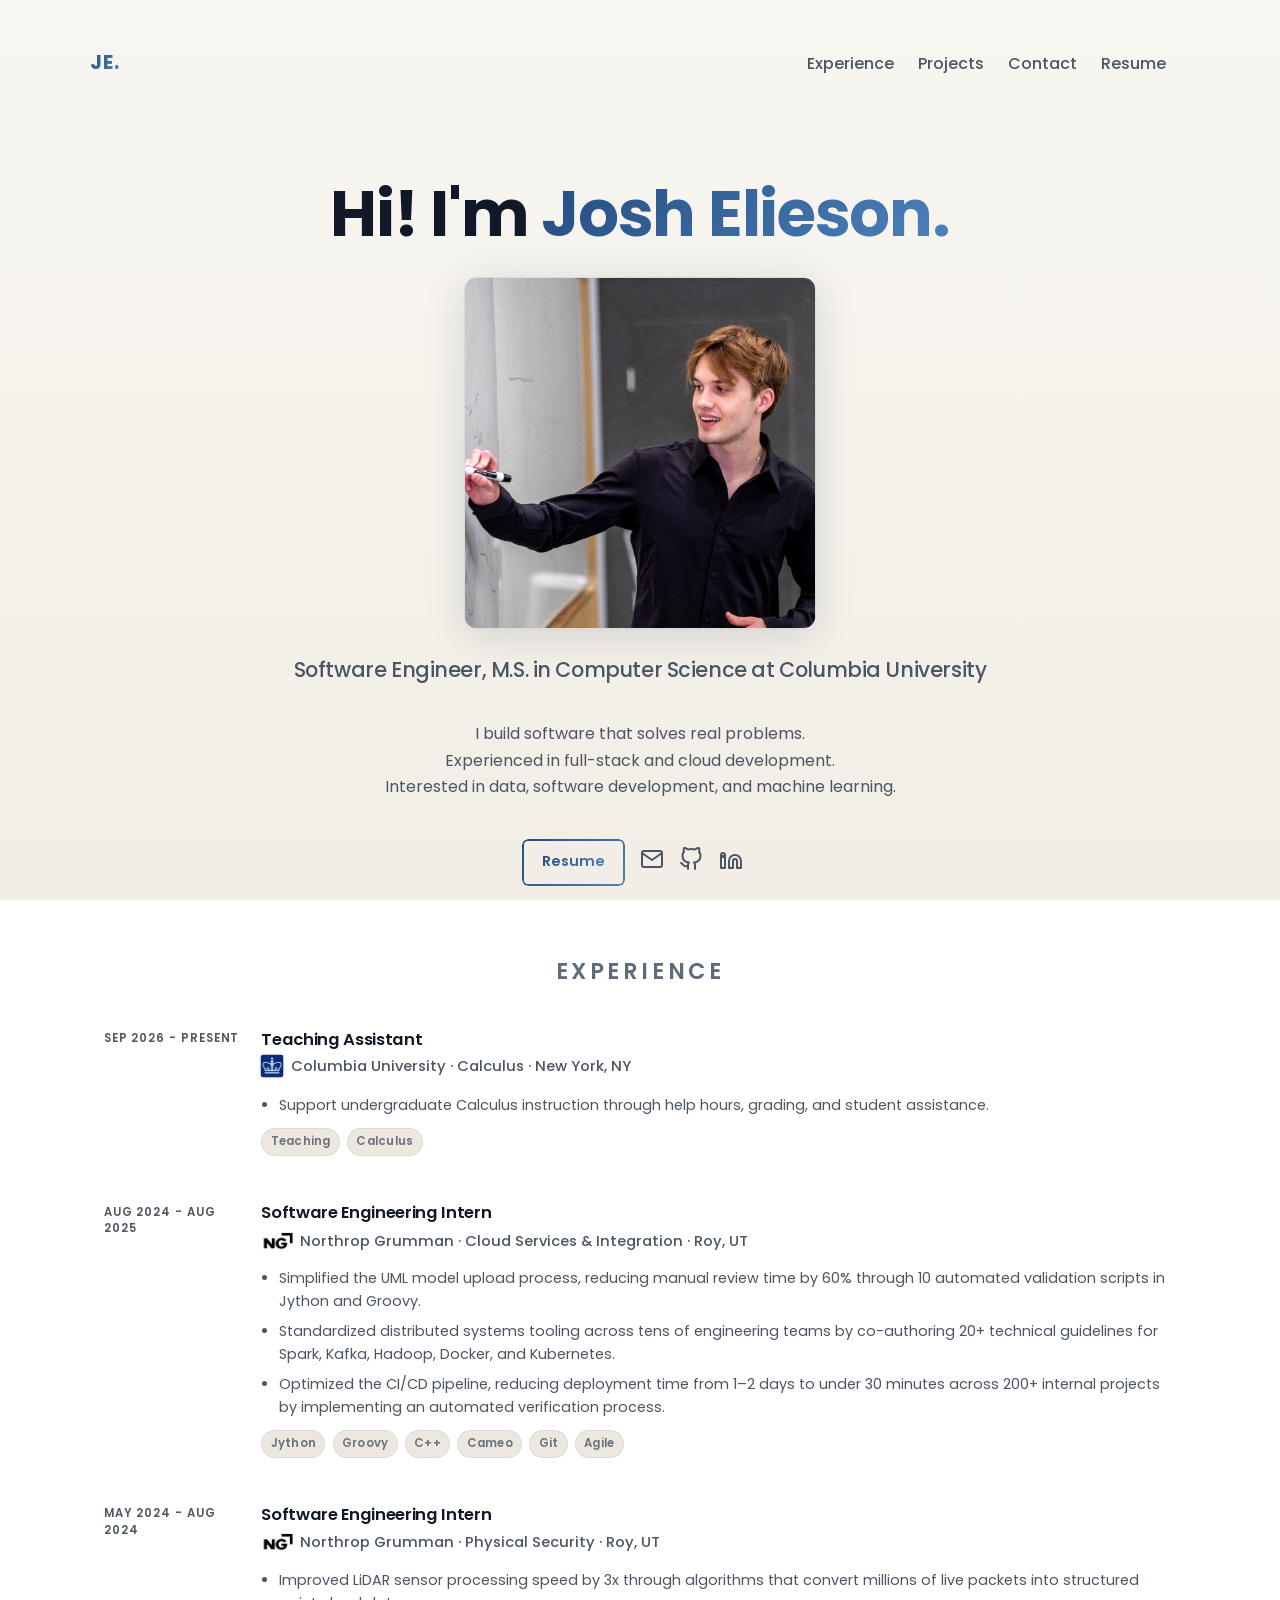
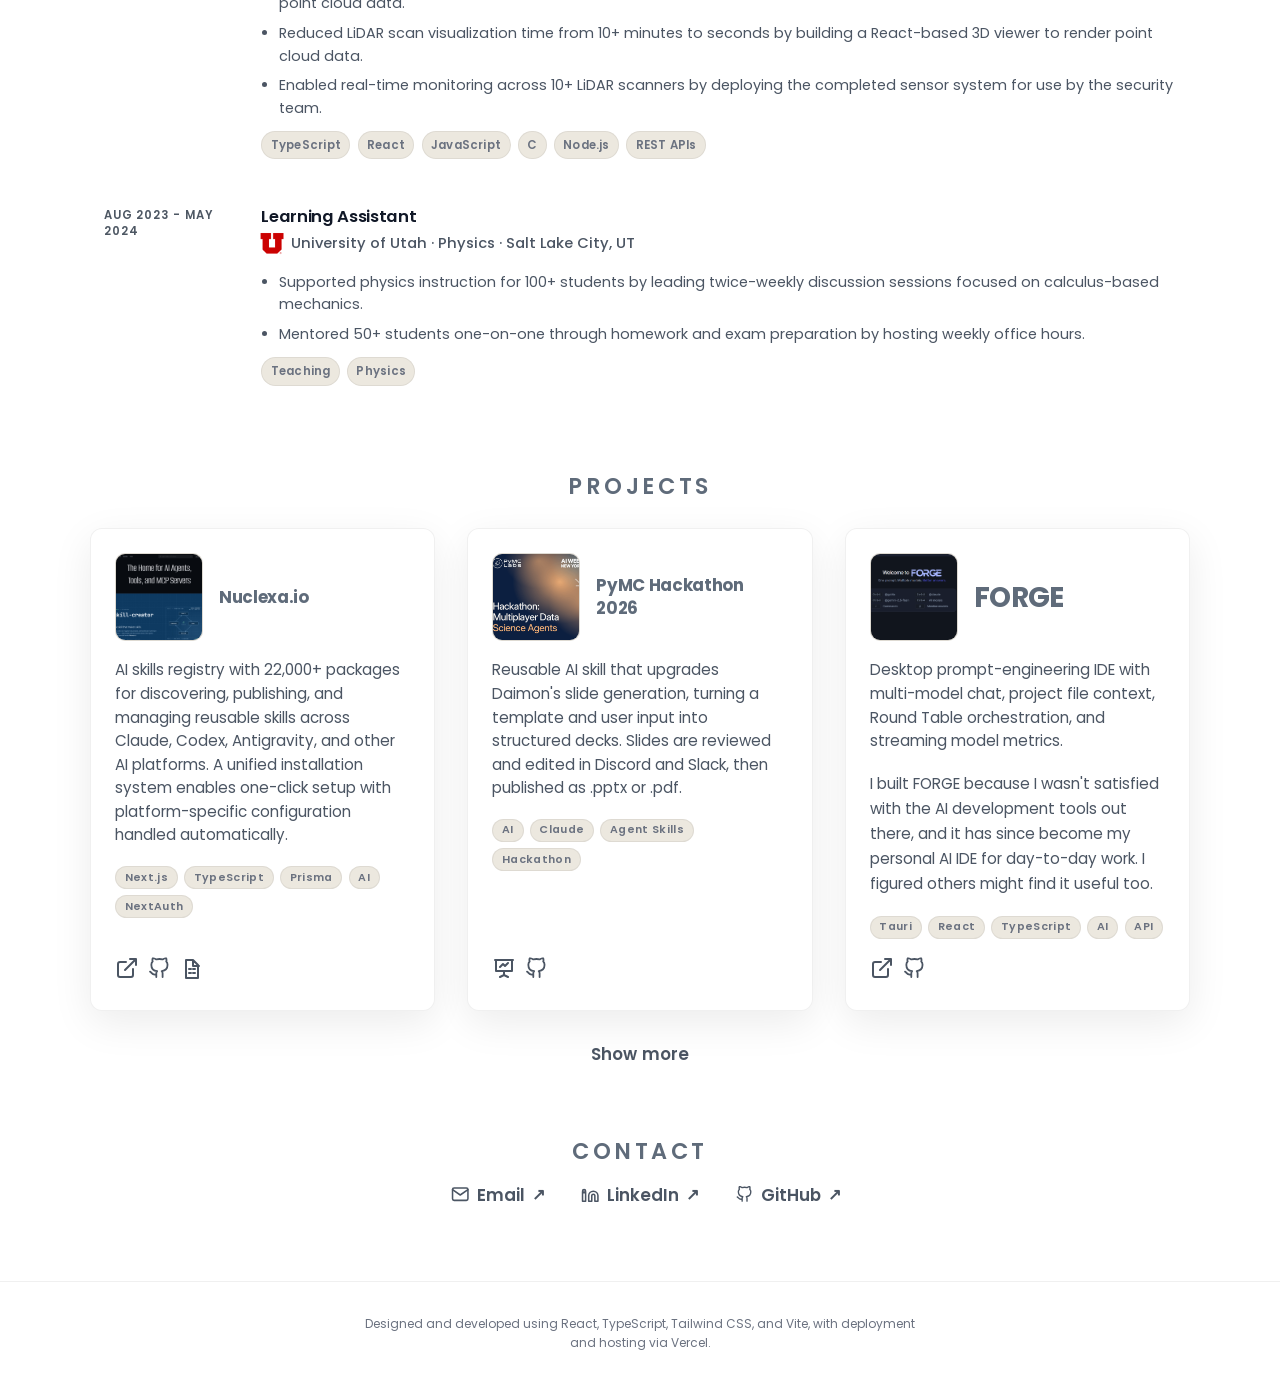
<file: index.html>
<!doctype html>
<html lang="en">
  <head>
    <meta charset="UTF-8" />
    <meta name="viewport" content="width=device-width, initial-scale=1" />
    <meta
      name="description"
      content="Josh Elieson — Software Engineer portfolio. Experience, projects, and contact."
    />
    <link rel="icon" type="image/png" href="favicon.png" />
    <link rel="apple-touch-icon" href="favicon.png" />
    <link rel="preconnect" href="https://fonts.googleapis.com" />
    <link rel="preconnect" href="https://fonts.gstatic.com" crossorigin />
    <link
      href="https://fonts.googleapis.com/css2?family=Poppins:wght@400;500;700&display=swap"
      rel="stylesheet"
    />
    <link rel="stylesheet" href="styles.css" />
    <script src="script.js" defer></script>
    <title>Josh Elieson's Portfolio</title>
  </head>
  <body id="top" class="light">
    <header class="header center">
      <a href="#top" class="header-logo" aria-label="Home">
        <h3>JE.</h3>
      </a>

      <nav class="nav center" aria-label="Main">
        <ul class="nav__list center">
          <li class="nav__list-item">
            <a class="link link--nav" href="#experience">Experience</a>
          </li>
          <li class="nav__list-item">
            <a class="link link--nav" href="#projects">Projects</a>
          </li>
          <li class="nav__list-item">
            <a class="link link--nav" href="#contact">Contact</a>
          </li>
          <li class="nav__list-item">
            <a class="link link--nav" href="JoshElieson_Resume.pdf" target="_blank" rel="noopener noreferrer">Resume</a>
          </li>
        </ul>

        <button
          type="button"
          aria-label="toggle navigation"
          class="btn btn--icon nav__hamburger"
        >
          <svg viewBox="0 0 24 24" width="24" height="24" aria-hidden="true">
            <path
              d="M3 12h18M3 6h18M3 18h18"
              stroke="currentColor"
              stroke-width="2"
              stroke-linecap="round"
            />
          </svg>
        </button>
      </nav>
    </header>

    <main>
      <div class="about center">
        <h1>
          Hi! I'm
          <button type="button" class="about__name" aria-label="Josh Elieson">Josh Elieson.</button>
        </h1>
        <img
          class="about__portrait"
          src="Josh_Elieson_Portrait.png"
          alt="Josh presenting at a whiteboard"
          width="352"
          height="352"
          loading="eager"
          decoding="async"
        />

        <h4 class="about__role">
          Software Engineer, M.S. in Computer Science at Columbia University
        </h4>
        <p class="about__desc">
          I build software that solves real problems.<br />
          Experienced in full-stack and cloud development.<br />
          Interested in data, software development, and machine learning.
        </p>

        <div class="about__contact center">
          <a href="JoshElieson_Resume.pdf" target="_blank" rel="noopener noreferrer">
            <span class="btn btn--outline btn--resume">
              <span class="btn--resume__fill" aria-hidden="true"></span>
              <span class="btn--resume__label" data-text="Resume">Resume</span>
            </span>
          </a>

          <a href="mailto:josh@elieson.com" aria-label="Email" class="link link--icon">
            <svg viewBox="0 0 24 24" width="24" height="24" aria-hidden="true">
              <path
                d="M4 4h16a2 2 0 0 1 2 2v12a2 2 0 0 1-2 2H4a2 2 0 0 1-2-2V6a2 2 0 0 1 2-2z"
                fill="none"
                stroke="currentColor"
                stroke-width="2"
                stroke-linecap="round"
                stroke-linejoin="round"
              />
              <path
                d="m22 6-10 7L2 6"
                fill="none"
                stroke="currentColor"
                stroke-width="2"
                stroke-linecap="round"
                stroke-linejoin="round"
              />
            </svg>
          </a>

          <a
            href="https://github.com/JoshElieson"
            aria-label="GitHub"
            class="link link--icon"
            target="_blank"
            rel="noopener noreferrer"
          >
            <svg viewBox="0 0 24 24" width="24" height="24" aria-hidden="true">
              <path
                d="M9 19c-5 1.5-5-2.5-7-3m14 6v-3.87a3.37 3.37 0 0 0-.94-2.61c3.14-.35 6.44-1.54 6.44-7A5.44 5.44 0 0 0 20 4.77 5.07 5.07 0 0 0 19.91 1S18.73.65 16 2.48a13.38 13.38 0 0 0-7 0C6.27.65 5.09 1 5.09 1A5.07 5.07 0 0 0 5 4.77a5.44 5.44 0 0 0-1.5 3.78c0 5.42 3.3 6.61 6.44 7A3.37 3.37 0 0 0 9 18.13V22"
                fill="none"
                stroke="currentColor"
                stroke-width="2"
                stroke-linecap="round"
                stroke-linejoin="round"
              />
            </svg>
          </a>

          <a
            href="https://www.linkedin.com/in/josh-elieson/"
            aria-label="LinkedIn"
            class="link link--icon"
            target="_blank"
            rel="noopener noreferrer"
          >
            <svg viewBox="0 0 24 24" width="24" height="24" aria-hidden="true">
              <path
                d="M16 8a6 6 0 0 1 6 6v7h-4v-7a2 2 0 0 0-2-2 2 2 0 0 0-2 2v7h-4v-7a6 6 0 0 1 6-6z M2 9h4v12H2z M4 6a2 2 0 1 1-2 2 2 2 0 0 1 2-2z"
                fill="none"
                stroke="currentColor"
                stroke-width="2"
                stroke-linecap="round"
                stroke-linejoin="round"
              />
            </svg>
          </a>
        </div>
      </div>

      <section id="experience" class="section experience">
        <h2 class="section__title">Experience</h2>
        <ol class="experience-list" aria-label="Work experience">
          <li class="experience-item">
            <a class="experience-item__link" href="https://www.columbia.edu/" target="_blank" rel="noopener noreferrer">
              <p class="experience-item__range">Sep 2026 - Present</p>
              <div class="experience-item__content">
                <h3 class="experience-item__title">Teaching Assistant</h3>
                <div class="experience-item__meta">
                  <p class="experience-item__company">
                    <img class="experience-item__logo experience-item__logo--columbia" src="images/columbia_university_logo.jpg" alt="" width="22" height="22" loading="lazy" decoding="async" />
                    <span>Columbia University · Calculus · New York, NY</span>
                  </p>
                </div>
                <ul class="experience-item__bullets">
                  <li>Support undergraduate Calculus instruction through help hours, grading, and student assistance.</li>
                </ul>
                <ul class="experience-item__tags" aria-label="Focus areas">
                  <li>Teaching</li>
                  <li>Calculus</li>
                </ul>
              </div>
            </a>
          </li>

          <li class="experience-item">
            <a
              class="experience-item__link"
              href="https://www.northropgrumman.com/"
              target="_blank"
              rel="noopener noreferrer"
            >
              <p class="experience-item__range">Aug 2024 - Aug 2025</p>
              <div class="experience-item__content">
                <h3 class="experience-item__title">Software Engineering Intern</h3>
                <div class="experience-item__meta">
                  <p class="experience-item__company">
                    <img class="experience-item__logo experience-item__logo--transparent experience-item__logo--northrop" src="images/northrop_grumman_corporation_logo_transparent.png" alt="" width="22" height="22" loading="lazy" decoding="async" />
                    <span>Northrop Grumman · Cloud Services &amp; Integration · Roy, UT</span>
                  </p>
                </div>
                <ul class="experience-item__bullets">
                  <li>Simplified the UML model upload process, reducing manual review time by 60% through 10 automated validation scripts in Jython and Groovy.</li>
                  <li>Standardized distributed systems tooling across tens of engineering teams by co-authoring 20+ technical guidelines for Spark, Kafka, Hadoop, Docker, and Kubernetes.</li>
                  <li>Optimized the CI/CD pipeline, reducing deployment time from 1–2 days to under 30 minutes across 200+ internal projects by implementing an automated verification process.</li>
                </ul>
                <ul class="experience-item__tags" aria-label="Technologies used">
                  <li>Jython</li>
                  <li>Groovy</li>
                  <li>C++</li>
                  <li>Cameo</li>
                  <li>Git</li>
                  <li>Agile</li>
                </ul>
              </div>
            </a>
          </li>

          <li class="experience-item">
            <a
              class="experience-item__link"
              href="https://www.northropgrumman.com/"
              target="_blank"
              rel="noopener noreferrer"
            >
              <p class="experience-item__range">May 2024 - Aug 2024</p>
              <div class="experience-item__content">
                <h3 class="experience-item__title">Software Engineering Intern</h3>
                <div class="experience-item__meta">
                  <p class="experience-item__company">
                    <img class="experience-item__logo experience-item__logo--transparent experience-item__logo--northrop" src="images/northrop_grumman_corporation_logo_transparent.png" alt="" width="22" height="22" loading="lazy" decoding="async" />
                    <span>Northrop Grumman · Physical Security · Roy, UT</span>
                  </p>
                </div>
                <ul class="experience-item__bullets">
                  <li>Improved LiDAR sensor processing speed by 3x through algorithms that convert millions of live packets into structured point cloud data.</li>
                  <li>Reduced LiDAR scan visualization time from 10+ minutes to seconds by building a React-based 3D viewer to render point cloud data.</li>
                  <li>Enabled real-time monitoring across 10+ LiDAR scanners by deploying the completed sensor system for use by the security team.</li>
                </ul>
                <ul class="experience-item__tags" aria-label="Technologies used">
                  <li>TypeScript</li>
                  <li>React</li>
                  <li>JavaScript</li>
                  <li>C</li>
                  <li>Node.js</li>
                  <li>REST APIs</li>
                </ul>
              </div>
            </a>
          </li>

          <li class="experience-item">
            <a
              class="experience-item__link"
              href="https://www.utah.edu/"
              target="_blank"
              rel="noopener noreferrer"
            >
              <p class="experience-item__range">Aug 2023 - May 2024</p>
              <div class="experience-item__content">
                <h3 class="experience-item__title">Learning Assistant</h3>
                <div class="experience-item__meta">
                  <p class="experience-item__company">
                    <img class="experience-item__logo experience-item__logo--transparent experience-item__logo--utah" src="images/university_of_utah_logo_transparent.png" alt="" width="22" height="22" loading="lazy" decoding="async" />
                    <span>University of Utah · Physics · Salt Lake City, UT</span>
                  </p>
                </div>
                <ul class="experience-item__bullets">
                  <li>Supported physics instruction for 100+ students by leading twice-weekly discussion sessions focused on calculus-based mechanics.</li>
                  <li>Mentored 50+ students one-on-one through homework and exam preparation by hosting weekly office hours.</li>
                </ul>
                <ul class="experience-item__tags" aria-label="Focus areas">
                  <li>Teaching</li>
                  <li>Physics</li>
                </ul>
              </div>
            </a>
          </li>
        </ol>
      </section>

      <section id="projects" class="section projects">
        <h2 class="section__title">Projects</h2>
        <div class="projects__grid" id="projects-grid">
          <article class="project">
            <div class="project__header">
              <img
                class="project__image"
                src="images/projects/nuclexa-homepage.png"
                alt=""
                width="88"
                height="88"
                loading="lazy"
                decoding="async"
              />
              <h3>Nuclexa.io</h3>
            </div>
            <div class="project__body">
            <p class="project__description">
              AI skills registry with 22,000+ packages for discovering, publishing, and managing reusable skills across Claude, Codex, Antigravity, and other AI platforms. A unified installation system enables one-click setup with platform-specific configuration handled automatically.
            </p>
            <ul class="project__stack">
              <li class="project__stack-item">Next.js</li>
              <li class="project__stack-item">TypeScript</li>
              <li class="project__stack-item">Prisma</li>
              <li class="project__stack-item">AI</li>
              <li class="project__stack-item">NextAuth</li>
            </ul>
            <div class="project__links">
            <a
            href="https://nuclexa.io/"
            aria-label="Nuclexa.io live demo"
            class="link link--icon"
            target="_blank"
            rel="noopener noreferrer"
            >
            <svg viewBox="0 0 24 24" width="24" height="24" aria-hidden="true">
            <path
            d="M18 13v6a2 2 0 0 1-2 2H5a2 2 0 0 1-2-2V8a2 2 0 0 1 2-2h6 M15 3h6v6 M10 14L21 3"
            fill="none"
            stroke="currentColor"
            stroke-width="2"
            stroke-linecap="round"
            stroke-linejoin="round"
            />
            </svg>
            </a>
            <a
            href="https://github.com/JoshElieson/AgentHub"
            aria-label="Nuclexa.io source code"
            class="link link--icon"
            target="_blank"
            rel="noopener noreferrer"
            >
            <svg class="github-icon" viewBox="0 0 24 24" width="24" height="24" aria-hidden="true">
            <path
            d="M9 19c-5 1.5-5-2.5-7-3m14 6v-3.87a3.37 3.37 0 0 0-.94-2.61c3.14-.35 6.44-1.54 6.44-7A5.44 5.44 0 0 0 20 4.77 5.07 5.07 0 0 0 19.91 1S18.73.65 16 2.48a13.38 13.38 0 0 0-7 0C6.27.65 5.09 1 5.09 1A5.07 5.07 0 0 0 5 4.77a5.44 5.44 0 0 0-1.5 3.78c0 5.42 3.3 6.61 6.44 7A3.37 3.37 0 0 0 9 18.13V22"
            fill="none"
            stroke="currentColor"
            stroke-width="2"
            stroke-linecap="round"
            stroke-linejoin="round"
            />
            </svg>
            </a>
            <div class="project__notes">
              <button
                type="button"
                class="project__notes-trigger link link--icon"
                aria-label="Open Nuclexa.io technical notes"
                aria-expanded="false"
                aria-controls="notes-nuclexa"
              >
                <svg viewBox="0 0 24 24" width="24" height="24" aria-hidden="true">
                  <path
                    d="M7 3h7l5 5v13H7z M14 3v6h6 M10 12h2 M14 12h2 M10 16h2 M14 16h2"
                    fill="none"
                    stroke="currentColor"
                    stroke-width="2"
                    stroke-linecap="round"
                    stroke-linejoin="round"
                  />
                </svg>
              </button>
              <div id="notes-nuclexa" class="project__notes-popup" role="dialog" aria-modal="false" hidden>
                <p class="project__notes-title">Technical notes</p>
                <ul class="project__notes-list">
                  <li>Next.js 15 App Router and React 19 power a TypeScript marketplace for discovering, publishing, and reviewing installable AI capabilities.</li>
                  <li>Prisma models packages, versions, creators, organizations, reviews, and collections, with PostgreSQL persistence and Auth.js OAuth through GitHub and Google.</li>
                  <li>Zod-validated metadata, a typed query layer, and the agent.json standard unify Claude skills, MCP servers, Cursor rules, workflows, and prompt packs across platforms.</li>
                </ul>
              </div>
            </div>
          </div>
            </div>
          </article>

          <article class="project" data-header-link="github">
            <div class="project__header">
              <img class="project__image" src="images/PyMC img.png" alt="" width="88" height="88" loading="lazy" decoding="async" />
              <h3>PyMC Hackathon 2026</h3>
            </div>
            <div class="project__body">
              <p class="project__description">Reusable AI skill that upgrades Daimon's slide generation, turning a template and user input into structured decks. Slides are reviewed and edited in Discord and Slack, then published as .pptx or .pdf.</p>
              <ul class="project__stack">
                <li class="project__stack-item">AI</li><li class="project__stack-item">Claude</li><li class="project__stack-item">Agent Skills</li><li class="project__stack-item">Hackathon</li>
              </ul>
              <div class="project__links">
                <div class="project__icon-hint">
                  <a href="documents/pymc-hackathon-slides.pdf" aria-label="AI Slide Expert hackathon presentation" class="link link--icon" target="_blank" rel="noopener noreferrer"><svg viewBox="0 0 24 24" width="24" height="24" aria-hidden="true"><path d="M3 4h18 M4 4v11h16V4 M12 15v4 M8 21l4-2 4 2 M8 11l3-3 2 2 3-3" fill="none" stroke="currentColor" stroke-width="2" stroke-linecap="round" stroke-linejoin="round" /></svg></a>
                  <span class="project__icon-hint-popup" role="tooltip">View Slides</span>
                </div>
                <a href="https://github.com/JoshElieson/PyMC" aria-label="AI Slide Expert source code" class="link link--icon" target="_blank" rel="noopener noreferrer"><svg class="github-icon" viewBox="0 0 24 24" width="24" height="24" aria-hidden="true"><path d="M9 19c-5 1.5-5-2.5-7-3m14 6v-3.87a3.37 3.37 0 0 0-.94-2.61c3.14-.35 6.44-1.54 6.44-7A5.44 5.44 0 0 0 20 4.77 5.07 5.07 0 0 0 19.91 1S18.73.65 16 2.48a13.38 13.38 0 0 0-7 0C6.27.65 5.09 1 5.09 1A5.07 5.07 0 0 0 5 4.77a5.44 5.44 0 0 0-1.5 3.78c0 5.42 3.3 6.61 6.44 7A3.37 3.37 0 0 0 9 18.13V22" fill="none" stroke="currentColor" stroke-width="2" stroke-linecap="round" stroke-linejoin="round" /></svg></a>
              </div>
            </div>
          </article>

          <article class="project">
            <div class="project__header">
              <img class="project__image" src="images/projects/forge-homepage.png" alt="" width="88" height="88" loading="lazy" decoding="async" />
              <h3 class="project__title--forge">FORGE</h3>
            </div>
            <div class="project__body">
              <p class="project__description">Desktop prompt-engineering IDE with multi-model chat, project file context, Round Table orchestration, and streaming model metrics.</p>
              <p class="project__description">  I built FORGE because I wasn't satisfied with the AI development tools out there, and it has since become my personal AI IDE for day-to-day work. I figured others might find it useful too.</p>
              <ul class="project__stack">
                <li class="project__stack-item">Tauri</li><li class="project__stack-item">React</li><li class="project__stack-item">TypeScript</li><li class="project__stack-item">AI</li><li class="project__stack-item">API</li>
              </ul>
              <div class="project__links">
                <a href="https://pe-web-ebon.vercel.app/" aria-label="FORGE live demo" class="link link--icon" target="_blank" rel="noopener noreferrer"><svg viewBox="0 0 24 24" width="24" height="24" aria-hidden="true"><path d="M18 13v6a2 2 0 0 1-2 2H5a2 2 0 0 1-2-2V8a2 2 0 0 1 2-2h6 M15 3h6v6 M10 14L21 3" fill="none" stroke="currentColor" stroke-width="2" stroke-linecap="round" stroke-linejoin="round" /></svg></a>
                <a href="https://github.com/JoshElieson/PROMPT-ENG-v2.0" aria-label="FORGE source code" class="link link--icon" target="_blank" rel="noopener noreferrer"><svg class="github-icon" viewBox="0 0 24 24" width="24" height="24" aria-hidden="true"><path d="M9 19c-5 1.5-5-2.5-7-3m14 6v-3.87a3.37 3.37 0 0 0-.94-2.61c3.14-.35 6.44-1.54 6.44-7A5.44 5.44 0 0 0 20 4.77 5.07 5.07 0 0 0 19.91 1S18.73.65 16 2.48a13.38 13.38 0 0 0-7 0C6.27.65 5.09 1 5.09 1A5.07 5.07 0 0 0 5 4.77a5.44 5.44 0 0 0-1.5 3.78c0 5.42 3.3 6.61 6.44 7A3.37 3.37 0 0 0 9 18.13V22" fill="none" stroke="currentColor" stroke-width="2" stroke-linecap="round" stroke-linejoin="round" /></svg></a>
              </div>
            </div>
          </article>
        </div>

        <div class="projects__show-more-wrap">
          <button type="button" class="projects__show-more text-action" aria-expanded="false" aria-controls="projects-more-grid">
            Show more
          </button>
          <button type="button" class="projects__show-less text-action" aria-expanded="false" aria-controls="projects-more-grid" hidden>
            Show less
          </button>
        </div>

        <div class="projects__grid projects__grid--more" id="projects-more-grid" hidden>
          <article class="project">
            <div class="project__header">
              <img class="project__image" src="images/projects/financeimage.png" alt="" width="88" height="88" loading="lazy" decoding="async" />
              <h3>Financial Market Forecasting &amp; Backtesting</h3>
            </div>
            <div class="project__body">
              <p class="project__description">
                Machine learning experiment that forecasts next-day market direction, paper-trades the signals, and compares the result to a simple buy-and-hold benchmark. Walk-forward validation keeps the evaluation honest about leakage, timing, and trading costs.
              </p>
              <ul class="project__stack">
                <li class="project__stack-item">Python</li>
                <li class="project__stack-item">Pandas</li>
                <li class="project__stack-item">scikit-learn</li>
                <li class="project__stack-item">XGBoost</li>
                <li class="project__stack-item">ML</li>
                <li class="project__stack-item">Backtesting</li>
              </ul>
              <div class="project__links">
                <a
                  href="https://mlportfolioexperiment.com"
                  aria-label="Financial Market Forecasting &amp; Backtesting live site"
                  class="link link--icon"
                  target="_blank"
                  rel="noopener noreferrer"
                >
                  <svg viewBox="0 0 24 24" width="24" height="24" aria-hidden="true">
                    <path
                      d="M18 13v6a2 2 0 0 1-2 2H5a2 2 0 0 1-2-2V8a2 2 0 0 1 2-2h6 M15 3h6v6 M10 14L21 3"
                      fill="none"
                      stroke="currentColor"
                      stroke-width="2"
                      stroke-linecap="round"
                      stroke-linejoin="round"
                    />
                  </svg>
                </a>
                <div class="project__notes">
                  <button
                    type="button"
                    class="project__notes-trigger link link--icon"
                    aria-label="Open Financial Market Forecasting technical notes"
                    aria-expanded="false"
                    aria-controls="notes-finance"
                  >
                    <svg viewBox="0 0 24 24" width="24" height="24" aria-hidden="true">
                      <path
                        d="M7 3h7l5 5v13H7z M14 3v6h6 M10 12h2 M14 12h2 M10 16h2 M14 16h2"
                        fill="none"
                        stroke="currentColor"
                        stroke-width="2"
                        stroke-linecap="round"
                        stroke-linejoin="round"
                      />
                    </svg>
                  </button>
                  <div id="notes-finance" class="project__notes-popup" role="dialog" aria-modal="false" hidden>
                    <p class="project__notes-title">Technical notes</p>
                    <ul class="project__notes-list">
                      <li>$1M paper portfolio ended at $987,730 (−1.23%) after costs across 127 trades and 500 trading days, versus +38.27% for SPY buy-and-hold.</li>
                      <li>XGBoost was selected via walk-forward validation on 29 price, volume, volatility, and market-context features; simulation directional accuracy was 52.2%.</li>
                      <li>Signals execute at the next open with 5 bps transaction cost and 2 bps slippage per side, with no shorting or leverage.</li>
                    </ul>
                  </div>
                </div>
              </div>
            </div>
          </article>

          <article class="project">
            <div class="project__header">
              <img
                class="project__image"
                src="images/projects/magnetic-resonance-waveform.png"
                alt=""
                width="88"
                height="88"
                loading="lazy"
                decoding="async"
              />
              <h3>Magnetic Resonance Detection System</h3>
            </div>
            <div class="project__body">
            <p class="project__description">
              Low-cost magnetic sensing system built around LC resonant oscillator circuits that translate field changes into measurable frequency and waveform shifts. Prototypes were tuned and compared in Python and MATLAB to improve sensitivity across designs.
            </p>
            <ul class="project__stack">
              <li class="project__stack-item">Circuit Design</li>
              <li class="project__stack-item">Signal Processing</li>
              <li class="project__stack-item">Data Analysis</li>
              <li class="project__stack-item">Python</li>
              <li class="project__stack-item">MATLAB</li>
            </ul>
            <div class="project__links">
            <a
            href="magnetic-resonance.html"
            aria-label="Magnetic Resonance Detection System case study"
            class="link link--icon"
            >
            <svg viewBox="0 0 24 24" width="24" height="24" aria-hidden="true">
            <path
            d="M18 13v6a2 2 0 0 1-2 2H5a2 2 0 0 1-2-2V8a2 2 0 0 1 2-2h6 M15 3h6v6 M10 14L21 3"
            fill="none"
            stroke="currentColor"
            stroke-width="2"
            stroke-linecap="round"
            stroke-linejoin="round"
            />
            </svg>
            </a>
            <div class="project__icon-hint">
            <a
            href="documents/magnetic-resonance-poster.pdf"
            aria-label="Magnetic Resonance Detection System poster"
            class="link link--icon"
            target="_blank"
            rel="noopener noreferrer"
            >
            <svg viewBox="0 0 24 24" width="24" height="24" aria-hidden="true">
            <path
            d="M4 6a2 2 0 0 1 2-2h12a2 2 0 0 1 2 2v12a2 2 0 0 1-2 2H6a2 2 0 0 1-2-2V6z M17 8.5a1.5 1.5 0 1 1-3 0 1.5 1.5 0 0 1 3 0 M5 17l3-3 3 3 3.5-4.5 3.5 3.5 1 1.5"
            fill="none"
            stroke="currentColor"
            stroke-width="2"
            stroke-linecap="round"
            stroke-linejoin="round"
            />
            </svg>
            </a>
            <span class="project__icon-hint-popup" role="tooltip">View Poster</span>
            </div>
          </div>
            </div>
          </article>

          <article class="project">
            <div class="project__header">
              <img
                class="project__image"
                src="images/projects/wikispeedrunning-homepage.png"
                alt=""
                width="88"
                height="88"
                loading="lazy"
                decoding="async"
              />
              <h3>WikiSpeedrunning.com</h3>
            </div>
            <div class="project__body">
            <p class="project__description">
              Competitive Wikipedia speedrunning platform where users race from a starting article to a
              target page in the fewest clicks and fastest time. Features ranked Elo, leaderboards, route
              tracking, match history, and more.
            </p>
            <ul class="project__stack">
              <li class="project__stack-item">Next.js</li>
              <li class="project__stack-item">Prisma</li>
              <li class="project__stack-item">PostgreSQL</li>
              <li class="project__stack-item">Redis</li>
              <li class="project__stack-item">Supabase</li>
            </ul>
            <div class="project__links">
            <a
            href="https://wikispeedrunning.com/"
            aria-label="WikiSpeedrunning.com live demo"
            class="link link--icon"
            target="_blank"
            rel="noopener noreferrer"
            >
            <svg viewBox="0 0 24 24" width="24" height="24" aria-hidden="true">
            <path
            d="M18 13v6a2 2 0 0 1-2 2H5a2 2 0 0 1-2-2V8a2 2 0 0 1 2-2h6 M15 3h6v6 M10 14L21 3"
            fill="none"
            stroke="currentColor"
            stroke-width="2"
            stroke-linecap="round"
            stroke-linejoin="round"
            />
            </svg>
            </a>
            <a
            href="https://github.com/JoshElieson/wikirush"
            aria-label="WikiSpeedrunning.com source code"
            class="link link--icon"
            target="_blank"
            rel="noopener noreferrer"
            >
            <svg class="github-icon" viewBox="0 0 24 24" width="24" height="24" aria-hidden="true">
            <path
            d="M9 19c-5 1.5-5-2.5-7-3m14 6v-3.87a3.37 3.37 0 0 0-.94-2.61c3.14-.35 6.44-1.54 6.44-7A5.44 5.44 0 0 0 20 4.77 5.07 5.07 0 0 0 19.91 1S18.73.65 16 2.48a13.38 13.38 0 0 0-7 0C6.27.65 5.09 1 5.09 1A5.07 5.07 0 0 0 5 4.77a5.44 5.44 0 0 0-1.5 3.78c0 5.42 3.3 6.61 6.44 7A3.37 3.37 0 0 0 9 18.13V22"
            fill="none"
            stroke="currentColor"
            stroke-width="2"
            stroke-linecap="round"
            stroke-linejoin="round"
            />
            </svg>
            </a>
            <div class="project__notes">
              <button
                type="button"
                class="project__notes-trigger link link--icon"
                aria-label="Open WikiSpeedrunning.com technical notes"
                aria-expanded="false"
                aria-controls="notes-wikispeedrunning"
              >
                <svg viewBox="0 0 24 24" width="24" height="24" aria-hidden="true">
                  <path
                    d="M7 3h7l5 5v13H7z M14 3v6h6 M10 12h2 M14 12h2 M10 16h2 M14 16h2"
                    fill="none"
                    stroke="currentColor"
                    stroke-width="2"
                    stroke-linecap="round"
                    stroke-linejoin="round"
                  />
                </svg>
              </button>
              <div id="notes-wikispeedrunning" class="project__notes-popup" role="dialog" aria-modal="false" hidden>
                <p class="project__notes-title">Technical notes</p>
                <ul class="project__notes-list">
                  <li>Next.js App Router wraps a React 19 + TypeScript Wikipedia speedrun client and API.</li>
                  <li>Prisma on PostgreSQL persists graph traversals; Redis caches MediaWiki article and link payloads.</li>
                  <li>Zod-validated moves, Zustand race state, and TanStack Query keep solo runs server-authoritative.</li>
                </ul>
              </div>
            </div>
          </div>
            </div>
          </article>
        </div>
      </section>

      <section class="section contact" id="contact">
        <div class="contact__layout">
          <h2 class="section__title contact__title">Contact</h2>
          <a class="contact__side contact__side--email contact__link link link--icon" href="mailto:josh@elieson.com">
            <svg viewBox="0 0 24 24" width="24" height="24" aria-hidden="true">
              <path
                d="M4 4h16a2 2 0 0 1 2 2v12a2 2 0 0 1-2 2H4a2 2 0 0 1-2-2V6a2 2 0 0 1 2-2z"
                fill="none"
                stroke="currentColor"
                stroke-width="2"
                stroke-linecap="round"
                stroke-linejoin="round"
              />
              <path
                d="m22 6-10 7L2 6"
                fill="none"
                stroke="currentColor"
                stroke-width="2"
                stroke-linecap="round"
                stroke-linejoin="round"
              />
            </svg>
            <span class="contact__link-label">Email</span>
            <span class="link-arrow" aria-hidden="true"></span>
          </a>
          <a
            class="contact__linkedin contact__link link link--icon"
            href="https://www.linkedin.com/in/josh-elieson/"
            target="_blank"
            rel="noopener noreferrer"
          >
            <svg viewBox="0 0 24 24" width="24" height="24" aria-hidden="true">
              <path
                d="M16 8a6 6 0 0 1 6 6v7h-4v-7a2 2 0 0 0-2-2 2 2 0 0 0-2 2v7h-4v-7a6 6 0 0 1 6-6z M2 9h4v12H2z M4 6a2 2 0 1 1-2 2 2 2 0 0 1 2-2z"
                fill="none"
                stroke="currentColor"
                stroke-width="2"
                stroke-linecap="round"
                stroke-linejoin="round"
              />
            </svg>
            <span class="contact__link-label">LinkedIn</span>
            <span class="link-arrow" aria-hidden="true"></span>
          </a>
          <a
            class="contact__side contact__side--github contact__link link link--icon"
            href="https://github.com/JoshElieson"
            target="_blank"
            rel="noopener noreferrer"
          >
            <svg class="github-icon" viewBox="0 0 24 24" width="24" height="24" aria-hidden="true">
              <path
                d="M9 19c-5 1.5-5-2.5-7-3m14 6v-3.87a3.37 3.37 0 0 0-.94-2.61c3.14-.35 6.44-1.54 6.44-7A5.44 5.44 0 0 0 20 4.77 5.07 5.07 0 0 0 19.91 1S18.73.65 16 2.48a13.38 13.38 0 0 0-7 0C6.27.65 5.09 1 5.09 1A5.07 5.07 0 0 0 5 4.77a5.44 5.44 0 0 0-1.5 3.78c0 5.42 3.3 6.61 6.44 7A3.37 3.37 0 0 0 9 18.13V22"
                fill="none"
                stroke="currentColor"
                stroke-width="2"
                stroke-linecap="round"
                stroke-linejoin="round"
              />
            </svg>
            <span class="contact__link-label">GitHub</span>
            <span class="link-arrow" aria-hidden="true"></span>
          </a>
        </div>
      </section>
    </main>

    <footer class="footer">
      <p class="footer__credit">
        Designed and developed using React, TypeScript, Tailwind CSS, and Vite, with deployment
        and hosting via Vercel.
      </p>
    </footer>
  </body>
</html>
</file>
<file: styles.css>
/*===============
  design tokens — light
===============*/

:root {
  color-scheme: light;
  --bg-fallback: #f6f4ef;
  --bg-page-gradient: linear-gradient(to bottom, #f8f6f1, #f2eee6);
  --bg-secondary: #ece8df;
  --bg-card: #ffffff;
  --bg-hover: #e7e2d7;
  --bg-navbar: rgba(255, 255, 255, 0.72);

  --text-primary: #111827;
  --text-secondary: #4b5563;
  --text-muted: #6b7280;
  --text-subtle: #9ca3af;

  --accent: #315f9b;
  --accent-bright: #426fa8;
  --btn-primary-hover: #284e80;
  --accent-glow: rgba(49, 95, 155, 0.08);

  --border: rgba(0, 0, 0, 0.06);
  --border-strong: rgba(0, 0, 0, 0.1);

  --link: #315f9b;
  --link-hover: #24466f;

  --btn-primary-text: #f9fafb;

  --shadow-soft: 0 8px 24px rgba(0, 0, 0, 0.06);
  --shadow-card: 0 12px 40px rgba(0, 0, 0, 0.08);
  --shadow-glow: 0 0 40px rgba(49, 95, 155, 0.08);

  --gradient-accent: linear-gradient(135deg, #244c80 0%, #4e82bd 100%);

  --tag-text: rgba(36, 70, 111, 0.92);
  --tag-bg: rgba(49, 95, 155, 0.1);
  --tag-border: rgba(49, 95, 155, 0.28);

  --heading-beige: #5f6b7a;
  --heading-beige-dark: #4d5763;
}

/*===============
  global styles
===============*/

* {
  padding: 0;
  margin: 0;
  border: 0;
  outline: 0;
  background-color: transparent;
  color: inherit;
  font-family: inherit;
  font-size: inherit;
  box-shadow: none;
  box-sizing: border-box;
}

html {
  scroll-behavior: smooth;
}

body {
  --section-gap: 4.5em;
  font-family: "Poppins", sans-serif;
  line-height: 1.65;
  color: var(--text-secondary);
  background-color: transparent;
  min-height: 100vh;
  position: relative;
}

/* Permanent light background. */
body::before {
  content: "";
  position: fixed;
  inset: 0;
  z-index: -1;
  pointer-events: none;
  background: linear-gradient(to bottom, #f8f6f1, #f2eee6);
}

::-moz-selection {
  background: var(--accent);
  color: var(--text-primary);
}

::-webkit-selection,
::selection {
  background: var(--accent);
  color: var(--text-primary);
}

h1,
h2,
h3,
h4 {
  line-height: 1.2;
  color: var(--text-primary);
  font-weight: 700;
  letter-spacing: -0.02em;
}

h1 {
  font-size: 4rem;
}

h2 {
  font-size: 2rem;
}

h3 {
  font-size: 1.5rem;
}

h4 {
  font-size: 1.3rem;
  color: var(--text-secondary);
  font-weight: 500;
}

ul {
  list-style-type: none;
}

a {
  text-decoration: none;
}

button {
  cursor: pointer;
}

@media (max-width: 900px) {
  h1 {
    font-size: 2.6rem;
  }
}

/*===================
  buttons and links
===================*/

.link {
  color: var(--text-secondary);
  padding: 0 0 0.3em 0;
  position: relative;
  transition: color 0.2s ease;
}

.link:hover,
.link:focus-visible {
  color: var(--link-hover);
}

.link:not(.link--icon):not(.link--nav):hover,
.link:not(.link--icon):not(.link--nav):focus-visible {
  background-image: var(--gradient-accent);
  -webkit-background-clip: text;
  background-clip: text;
  -webkit-text-fill-color: transparent;
  color: transparent;
}

.link::before {
  content: "";
  display: inline;
  width: 0%;
  height: 0.12em;
  position: absolute;
  bottom: 0;
  background: var(--gradient-accent);
  transition: width 0.2s ease-in;
  border-radius: 1px;
}

.link:hover::before,
.link:focus-visible::before {
  width: 100%;
}

.link--nav {
  color: var(--text-secondary);
  font-weight: 500;
}

.link--nav:hover,
.link--nav:focus-visible {
  background-image: var(--gradient-accent);
  -webkit-background-clip: text;
  background-clip: text;
  -webkit-text-fill-color: transparent;
  color: transparent;
}

.link--icon {
  color: var(--text-secondary);
  font-size: 1.2rem;
  transition: color 0.2s ease;
}

.link--icon:hover,
.link--icon:focus-visible {
  color: var(--link-hover);
}

body.light .link--icon:hover,
body.light .link--icon:focus-visible {
  color: var(--accent-bright);
}

body.light .link--icon:hover svg,
body.light .link--icon:focus-visible svg {
  filter: drop-shadow(0 0 8px rgba(66, 111, 168, 0.45));
}

.btn {
  display: block;
  padding: 0.8em 1.4em;
  font-weight: 500;
  font-size: 0.9rem;
  border-radius: 6px;
  transition:
    background-color 0.25s ease,
    border-color 0.25s ease,
    color 0.25s ease,
    box-shadow 0.35s cubic-bezier(0.22, 1, 0.36, 1),
    transform 0.35s cubic-bezier(0.22, 1, 0.36, 1);
}

.btn--outline {
  display: inline-flex;
  align-items: center;
  justify-content: center;
  position: relative;
  isolation: isolate;
  overflow: visible;
  transform-origin: center center;
  background-color: transparent;
  background-image: var(--gradient-accent);
  -webkit-background-clip: text;
  background-clip: text;
  -webkit-text-fill-color: transparent;
  color: transparent;
  border: none;
  box-shadow: none;
  font-weight: 600;
}

/* Gradient border ring (matches .about__name gradient) */
.btn--outline::after {
  content: "";
  position: absolute;
  inset: 0;
  border-radius: inherit;
  padding: 2px;
  background: var(--gradient-accent);
  -webkit-mask:
    linear-gradient(#fff 0 0) content-box,
    linear-gradient(#fff 0 0);
  -webkit-mask-composite: xor;
  mask:
    linear-gradient(#fff 0 0) content-box,
    linear-gradient(#fff 0 0);
  mask-composite: exclude;
  pointer-events: none;
  z-index: -1;
  transition: opacity 0.35s cubic-bezier(0.22, 1, 0.36, 1);
}

.btn--outline::before {
  content: "";
  position: absolute;
  inset: 0;
  border-radius: inherit;
  clip-path: inset(0 round 6px);
  background: linear-gradient(
    115deg,
    transparent 28%,
    rgba(255, 255, 255, 0.12) 46%,
    rgba(255, 255, 255, 0.22) 50%,
    rgba(255, 255, 255, 0.12) 54%,
    transparent 72%
  );
  transform: translateX(-140%) skewX(-14deg);
  transition: transform 0.7s cubic-bezier(0.22, 1, 0.36, 1);
  pointer-events: none;
  z-index: 0;
}

a:has(> .btn--outline) {
  display: inline-block;
  position: relative;
  isolation: isolate;
  border-radius: 6px;
  transition: filter 0.35s cubic-bezier(0.22, 1, 0.36, 1);
}

a:has(> .btn--outline:not(.btn--resume)):hover,
a:has(> .btn--outline:not(.btn--resume)):focus-visible {
  filter: drop-shadow(0 0 10px rgba(49, 95, 155, 0.55))
    drop-shadow(0 0 20px rgba(59, 130, 246, 0.4))
    drop-shadow(0 0 32px rgba(59, 130, 246, 0.22));
}

.btn--outline:hover,
.btn--outline:focus-visible,
a:hover > .btn--outline,
a:focus-visible > .btn--outline {
  transform: translateY(-3px) scale(1.025);
}

.btn--outline:not(.btn--resume):hover,
.btn--outline:not(.btn--resume):focus-visible,
a:hover > .btn--outline:not(.btn--resume),
a:focus-visible > .btn--outline:not(.btn--resume) {
  box-shadow:
    0 0 14px rgba(49, 95, 155, 0.45),
    0 0 26px rgba(59, 130, 246, 0.35);
}

.btn--outline:hover::after,
.btn--outline:focus-visible::after,
a:hover > .btn--outline::after,
a:focus-visible > .btn--outline::after {
  opacity: 1;
  padding: 2.5px;
}

.btn--outline:not(.btn--resume):hover::before,
.btn--outline:not(.btn--resume):focus-visible::before,
a:hover > .btn--outline:not(.btn--resume)::before,
a:focus-visible > .btn--outline:not(.btn--resume)::before {
  transform: translateX(140%) skewX(-14deg);
}

.btn--outline:active,
a:active > .btn--outline {
  transform: translateY(-1px) scale(1.01);
  transition-duration: 0.12s;
}

/* Resume — gradient fill wipes in; label crossfades to light text */
.btn--resume {
  overflow: hidden;
  background-image: none;
  -webkit-background-clip: border-box;
  background-clip: border-box;
  -webkit-text-fill-color: inherit;
  color: inherit;
}

.btn--resume::after {
  z-index: 2;
}

.btn--resume::before {
  display: none;
}

.btn--resume__fill {
  position: absolute;
  left: 0;
  top: 0;
  bottom: 0;
  width: 0;
  border-radius: inherit;
  background: var(--gradient-accent);
  transition: width 0.55s cubic-bezier(0.33, 1, 0.68, 1);
  pointer-events: none;
  z-index: 0;
}

.btn--resume:hover .btn--resume__fill,
.btn--resume:focus-visible .btn--resume__fill,
a:hover > .btn--resume .btn--resume__fill,
a:focus-visible > .btn--resume .btn--resume__fill {
  width: 100%;
}

.btn--resume__label {
  position: relative;
  z-index: 1;
  display: inline-block;
  background-image: var(--gradient-accent);
  -webkit-background-clip: text;
  background-clip: text;
  -webkit-text-fill-color: transparent;
  color: transparent;
  font-weight: inherit;
  transition:
    background-image 0.2s step-end,
    -webkit-text-fill-color 0.25s ease,
    color 0.25s ease;
}

.btn--resume__label::after {
  content: attr(data-text);
  position: absolute;
  inset: 0;
  display: flex;
  align-items: center;
  justify-content: center;
  color: var(--btn-primary-text);
  -webkit-text-fill-color: var(--btn-primary-text);
  opacity: 0;
  transition: opacity 0.3s cubic-bezier(0.33, 1, 0.68, 1) 0.18s;
  pointer-events: none;
}

.btn--resume:hover .btn--resume__label,
.btn--resume:focus-visible .btn--resume__label,
a:hover > .btn--resume .btn--resume__label,
a:focus-visible > .btn--resume .btn--resume__label {
  background-image: none;
  -webkit-text-fill-color: transparent;
  color: transparent;
}

.btn--resume:hover .btn--resume__label::after,
.btn--resume:focus-visible .btn--resume__label::after,
a:hover > .btn--resume .btn--resume__label::after,
a:focus-visible > .btn--resume .btn--resume__label::after {
  opacity: 1;
}

.btn--plain {
  text-transform: initial;
  background-color: var(--bg-card);
  color: var(--text-secondary);
  border: 1px solid var(--border-strong);
  box-shadow: var(--shadow-soft);
}

.btn--plain:hover,
.btn--plain:focus-visible {
  background-color: var(--bg-hover);
  border-color: var(--border-strong);
  color: var(--text-primary);
  transform: translateY(-3px);
  box-shadow: var(--shadow-card);
}

.btn--icon {
  padding: 0;
  display: flex;
  align-items: center;
  justify-content: center;
  min-width: 40px;
  min-height: 40px;
  border-radius: 8px;
  color: var(--text-secondary);
}

.btn--icon:hover,
.btn--icon:focus-visible {
  color: var(--accent-bright);
  background-color: var(--bg-hover);
}

.btn--icon:active {
  transform: translateY(-2px);
}

/*========
  layout
========*/

.center {
  display: flex;
  align-items: center;
}

.header {
  height: 8em;
  max-width: 1100px;
  width: 95%;
  margin: 0 auto;
  justify-content: space-between;
}

.header-logo {
  display: inline-block;
  cursor: pointer;
  user-select: none;
}

.header-logo h3 {
  display: inline-block;
  transition: transform 0.2s ease;
}

.header-logo:hover h3,
.header-logo:focus-visible h3,
.about__name:hover,
.about__name:focus-visible {
  color: transparent;
}

.header-logo:hover h3 {
  transform: scale(1.04);
}

.header-logo.is-pop h3 {
  animation: logo-pop 0.52s cubic-bezier(0.34, 1.45, 0.64, 1);
}

@keyframes logo-pop {
  0%,
  100% {
    transform: scale(1) rotate(0deg);
  }
  35% {
    transform: scale(1.14) rotate(-4deg);
  }
  65% {
    transform: scale(0.97) rotate(3deg);
  }
}

.header h3 {
  font-size: 1.25rem;
  font-weight: 700;
  letter-spacing: 0.04em;
  background: var(--gradient-accent);
  -webkit-background-clip: text;
  background-clip: text;
  color: transparent;
}

.confetti-piece {
  position: fixed;
  z-index: 10001;
  pointer-events: none;
  border-radius: 2px;
  will-change: transform, opacity;
}

.confetti-piece--circle {
  border-radius: 50%;
}

@media (prefers-reduced-motion: reduce) {
  .header-logo.is-pop h3 {
    animation: none !important;
  }

  .header-logo:hover h3 {
    transform: none;
  }

  .btn--outline::before {
    display: none;
  }

  .btn--resume::before {
    transition: none;
  }

  .btn--resume:hover .btn--resume__fill,
  .btn--resume:focus-visible .btn--resume__fill,
  a:hover > .btn--resume .btn--resume__fill,
  a:focus-visible > .btn--resume .btn--resume__fill {
    width: 100%;
  }

  .btn--resume:hover .btn--resume__label::after,
  .btn--resume:focus-visible .btn--resume__label::after,
  a:hover > .btn--resume .btn--resume__label::after,
  a:focus-visible > .btn--resume .btn--resume__label::after {
    opacity: 1;
    transition-delay: 0s;
  }

  a:has(> .btn--outline):hover,
  a:has(> .btn--outline):focus-visible {
    filter: none;
  }

  .btn--outline:hover,
  .btn--outline:focus-visible,
  .btn--outline:active,
  a:hover > .btn--outline,
  a:focus-visible > .btn--outline,
  a:active > .btn--outline {
    transform: none;
    box-shadow: none;
  }

  .text-action:hover,
  .text-action:focus-visible {
    transform: none;
  }

  .contact__link:hover .link-arrow,
  .contact__link:focus-visible .link-arrow,
  .projects__see-more:hover .link-arrow,
  .projects__see-more:focus-visible .link-arrow {
    animation: none;
  }
}

main {
  max-width: 1100px;
  width: 95%;
  margin: 0 auto;
}

.section {
  margin-top: var(--section-gap);
}

#projects,
#experience {
  scroll-margin-top: 3rem;
}

.section__title {
  text-align: center;
  margin-bottom: 1.25em;
  text-transform: uppercase;
  font-size: 1.4rem;
  font-weight: 600;
  letter-spacing: 0.16em;
}

body.light main .section__title {
  color: var(--heading-beige);
}

.nav__list {
  margin-right: 1.5em;
  display: flex;
}

.nav__list-item {
  margin-left: 1.5em;
}

.nav__hamburger {
  display: none;
  width: 1em;
}

.about {
  flex-direction: column;
  margin-top: 3em;
}

.about__name {
  display: inline;
  padding: 0;
  border: none;
  font: inherit;
  letter-spacing: inherit;
  cursor: pointer;
  user-select: none;
  background: var(--gradient-accent);
  -webkit-background-clip: text;
  background-clip: text;
  color: transparent;
}

.about__portrait {
  width: 22rem;
  max-width: 90vw;
  margin: 1.5rem auto 0;
  border-radius: 12px;
  display: block;
  object-fit: cover;
  aspect-ratio: 1;
  border: 1px solid var(--border-strong);
  box-shadow:
    var(--shadow-card),
    0 0 48px var(--accent-glow);
}

.about__role {
  margin-top: 1.4em;
}

.about__desc {
  font-size: 1rem;
  max-width: 600px;
  margin-inline: auto;
  text-align: center;
  text-wrap: balance;
  color: var(--text-secondary);
}

.about__desc,
.about__contact {
  margin-top: 2.4em;
}

.about .link--icon {
  margin-right: 0.8em;
}

.about .btn--outline {
  margin-right: 1em;
}

.projects__grid {
  max-width: 1100px;
  margin: 0 auto;
  display: grid;
  grid-template-columns: repeat(auto-fit, minmax(20em, 1fr));
  gap: 2em;
}

.text-action {
  display: inline;
  padding: 0;
  margin: 0;
  background: none;
  border: none;
  border-radius: 0;
  box-shadow: none;
  font: inherit;
  font-size: 1.05rem;
  font-weight: 600;
  letter-spacing: 0.01em;
  line-height: 1.4;
  color: var(--text-secondary);
  cursor: pointer;
  text-decoration: none;
  transition: color 0.2s ease;
}

.text-action:hover,
.text-action:focus-visible {
  background-image: var(--gradient-accent);
  -webkit-background-clip: text;
  background-clip: text;
  -webkit-text-fill-color: transparent;
  color: transparent;
}

.text-action:focus-visible {
  outline: none;
  text-decoration: underline;
  text-decoration-color: var(--accent);
  text-underline-offset: 0.2em;
}

.projects__see-more {
  display: inline-flex;
  align-items: center;
  gap: 0.35rem;
}

.link-arrow {
  display: inline-block;
  font-size: 0.96em;
  line-height: 1;
  color: var(--text-secondary);
  transition: color 0.2s ease;
}

.link-arrow::before {
  content: "↗";
}

.contact__link:hover .link-arrow,
.contact__link:focus-visible .link-arrow,
.projects__see-more:hover .link-arrow,
.projects__see-more:focus-visible .link-arrow {
  background-image: var(--gradient-accent);
  -webkit-background-clip: text;
  background-clip: text;
  -webkit-text-fill-color: transparent;
  color: transparent;
  animation: link-arrow-diagonal 0.7s ease-in-out infinite alternate;
}

@keyframes link-arrow-diagonal {
  0% {
    transform: translate(0, 0);
  }

  100% {
    transform: translate(4px, -4px);
  }
}

/* Neutral contact links with blue hover underlines and arrows. */
.about__contact .link--icon,
.contact__link.link--icon {
  color: var(--text-secondary);
}

.projects__grid--more {
  margin-top: 2em;
  overflow-anchor: none;
  transform-origin: top center;
  will-change: height, opacity, transform;
}

.projects__grid--more[hidden] {
  display: none;
}

.projects__show-more-wrap {
  display: flex;
  justify-content: center;
  max-width: 1100px;
  margin: 2em auto 0;
  overflow-anchor: none;
}

.projects__show-more-wrap [hidden] {
  display: none;
}

.contact__link .link-arrow {
  color: inherit;
}

.contact__link.link--icon {
  align-items: flex-end;
  gap: 0.45rem;
  font-size: 1.05rem;
  font-weight: 600;
}

.contact__link.link--icon svg {
  display: block;
  width: 1.1em;
  height: 1.1em;
  flex-shrink: 0;
}

.contact__link-label {
  font-size: inherit;
  font-weight: inherit;
  color: inherit;
  line-height: 1;
}

.contact__link:hover .contact__link-label,
.contact__link:focus-visible .contact__link-label,
.link--icon:hover .link--icon-text,
.link--icon:focus-visible .link--icon-text {
  background-image: var(--gradient-accent);
  -webkit-background-clip: text;
  background-clip: text;
  -webkit-text-fill-color: transparent;
  color: transparent;
}

.contact__link .link-arrow {
  line-height: 1;
  padding-bottom: 0.06em;
}

.project {
  position: relative;
  overflow: visible;
  padding: 1.5em 1.5em 3.25em;
  margin: 0 auto;
  width: 100%;
  text-align: left;
  background-color: var(--bg-card);
  border: 1px solid var(--border);
  border-radius: 12px;
  box-shadow: var(--shadow-card);
  transition:
    transform 0.25s ease,
    border-color 0.2s ease,
    box-shadow 0.2s ease;
}

.project.has-notes-open,
.project:has(.project__notes.is-open),
.project:has(.project__notes:hover),
.project:has(.project__notes:focus-within),
.project:has(.project__icon-hint:hover),
.project:has(.project__icon-hint:focus-within) {
  z-index: 50;
}

.project:hover {
  transform: translateY(-4px);
  background-color: var(--bg-hover);
  border-color: var(--border-strong);
  box-shadow:
    var(--shadow-card),
    var(--shadow-glow);
}

.project__header {
  display: flex;
  align-items: center;
  gap: 1rem;
}

.project__header-link {
  display: block;
  margin: -0.35rem;
  padding: 0.35rem;
  border-radius: 10px;
  text-decoration: none;
  color: inherit;
  cursor: pointer;
}

.project__header-link .project__description {
  margin: 1.15em 0 0;
  line-height: 1.55;
}

.project__header-link:focus-visible {
  outline: none;
}

.project:has(.project__header-link:focus-visible) {
  outline: 2px solid var(--accent);
  outline-offset: 2px;
}

.project__header-link:hover h3,
.project__header-link:focus-visible h3 {
  color: var(--accent-bright);
}

body.light .project__header h3,
body.light .project__header-link h3 {
  color: var(--heading-beige);
}

body.light .project__header-link:hover h3,
body.light .project__header-link:focus-visible h3 {
  background-image: var(--gradient-accent);
  -webkit-background-clip: text;
  background-clip: text;
  -webkit-text-fill-color: transparent;
  color: transparent;
}

.project__image {
  flex-shrink: 0;
  width: 5.5rem;
  height: 5.5rem;
  object-fit: cover;
  border-radius: 10px;
  border: 1px solid var(--border);
  background-color: var(--bg-secondary);
}

.project__header h3,
.project__header-link h3 {
  margin: 0;
  flex: 1;
  min-width: 0;
  font-size: 1.05rem;
  line-height: 1.35;
  color: var(--text-primary);
}

.project__title-group {
  flex: 1;
  min-width: 0;
}

.project__subtitle {
  margin: 0.2em 0 0;
  font-size: 0.72rem;
  line-height: 1.2;
  font-weight: 400;
  color: var(--text-secondary);
}

.project__header h3.project__title--forge,
.project__header-link h3.project__title--forge {
  font-size: calc(1.05rem * 1.69);
}

.project__body {
  margin-top: 1.15em;
}

.project h3 {
  color: var(--text-primary);
}

.project__description {
  margin-top: 0;
  color: var(--text-secondary);
  font-size: 0.95rem;
}

.project__stack {
  display: flex;
  flex-wrap: wrap;
  justify-content: flex-start;
  margin: 1.2em 0;
  gap: 0.38rem;
  padding: 0;
  list-style: none;
}

.project__stack-item {
  margin: 0;
  font-weight: 600;
  font-size: 0.68rem;
  line-height: 1.3;
  letter-spacing: 0.03em;
  color: var(--tag-text);
  background-color: var(--tag-bg);
  border: 1px solid var(--tag-border);
  border-radius: 999px;
  padding: 0.22rem 0.55rem;
  transition:
    color 0.2s ease,
    background-color 0.2s ease,
    border-color 0.2s ease;
}

body.light .project__stack-item {
  color: var(--text-muted);
  background-color: var(--bg-secondary);
  border-color: var(--border);
}

.project:hover .project__stack-item {
  color: var(--accent-bright);
  border-color: rgba(66, 111, 168, 0.28);
}

body.light .project:hover .project__stack-item {
  color: var(--accent-bright);
  background-color: rgba(49, 95, 155, 0.1);
  border-color: rgba(49, 95, 155, 0.28);
}

.project:has(.link--icon-text) {
  padding-bottom: 4.25em;
}

.project__links {
  position: absolute;
  bottom: 1.5em;
  left: 1.5em;
  display: flex;
  flex-wrap: wrap;
  align-items: center;
  justify-content: flex-start;
  gap: 0.5em;
  margin: 0;
}

.project__links .link--icon-text {
  display: inline-flex;
  align-items: center;
  line-height: 1;
  margin: 0;
}

.project__links .link.link--icon {
  position: relative;
  display: inline-flex;
  align-items: center;
  justify-content: center;
  margin: 0;
  padding: 0 0 0.3em 0;
  min-width: 24px;
  min-height: 24px;
  vertical-align: middle;
  overflow: visible;
}

.project__links .link.link--icon::before {
  bottom: 0;
  left: 0;
}

.project__notes {
  position: relative;
  display: inline-flex;
}

.project__notes::before {
  content: '';
  position: absolute;
  left: 0;
  right: 0;
  bottom: 100%;
  height: 0.65rem;
}

.project__notes-trigger {
  appearance: none;
  border: 0;
  background: transparent;
  margin: 0;
  font: inherit;
}

.project__notes-popup {
  position: absolute;
  left: 0;
  bottom: calc(100% + 0.65rem);
  transform: translate(0, 0.35rem);
  width: min(20.5rem, calc(100vw - 3.5rem));
  padding: 0.75rem 0.85rem;
  border-radius: 10px;
  border: 1px solid var(--border);
  background: var(--bg-card);
  box-shadow:
    0 12px 30px rgba(0, 0, 0, 0.3),
    0 1px 0 rgba(255, 255, 255, 0.04) inset;
  opacity: 0;
  visibility: hidden;
  pointer-events: none;
  transition:
    opacity 0.2s ease,
    transform 0.2s ease,
    visibility 0.2s ease;
  z-index: 10;
}

body.light .project__notes-popup {
  box-shadow:
    0 16px 32px rgba(34, 51, 84, 0.16),
    0 1px 0 rgba(255, 255, 255, 0.75) inset;
}

.project__notes.is-open .project__notes-popup {
  opacity: 1;
  visibility: visible;
  pointer-events: auto;
  transform: translate(0, 0);
}

.project__notes-title {
  margin: 0;
  font-size: 0.76rem;
  font-weight: 700;
  letter-spacing: 0.07em;
  text-transform: uppercase;
  color: var(--accent-bright);
}

.project__notes-list {
  margin: 0.5rem 0 0;
  padding: 0;
  list-style: none;
  display: grid;
  gap: 0.38rem;
}

.project__notes-list li {
  font-size: 0.82rem;
  line-height: 1.4;
  color: var(--text-secondary);
}

.project__icon-hint {
  position: relative;
  display: inline-flex;
}

.project__icon-hint::before {
  content: '';
  position: absolute;
  left: 0;
  right: 0;
  bottom: 100%;
  height: 0.65rem;
}

.project__icon-hint-popup {
  position: absolute;
  left: 0;
  bottom: calc(100% + 0.65rem);
  transform: translate(0, 0.35rem);
  margin: 0;
  padding: 0.5rem 0.75rem;
  border-radius: 10px;
  border: 1px solid var(--border);
  background: var(--bg-card);
  box-shadow:
    0 12px 30px rgba(0, 0, 0, 0.3),
    0 1px 0 rgba(255, 255, 255, 0.04) inset;
  font-size: 0.82rem;
  font-weight: 500;
  line-height: 1.2;
  color: var(--text-secondary);
  white-space: nowrap;
  opacity: 0;
  visibility: hidden;
  pointer-events: none;
  transition:
    opacity 0.2s ease,
    transform 0.2s ease,
    visibility 0.2s ease;
  z-index: 10;
}

body.light .project__icon-hint-popup {
  box-shadow:
    0 16px 32px rgba(34, 51, 84, 0.16),
    0 1px 0 rgba(255, 255, 255, 0.75) inset;
}

.project__icon-hint:hover .project__icon-hint-popup,
.project__icon-hint:focus-within .project__icon-hint-popup {
  opacity: 1;
  visibility: visible;
  transform: translate(0, 0);
}

.contact {
  display: flex;
  justify-content: center;
}

.contact__layout {
  display: grid;
  grid-template-columns: 1fr auto 1fr;
  grid-template-rows: auto auto;
  align-items: center;
  gap: 1.25em 2.25rem;
  width: 100%;
}

.contact__title {
  grid-column: 1 / -1;
  grid-row: 1;
  margin-bottom: 0;
  text-align: center;
}

.contact__linkedin {
  grid-column: 2;
  grid-row: 2;
  justify-self: center;
  display: inline-flex;
  align-items: center;
}

.contact__side {
  grid-row: 2;
  display: inline-flex;
  align-items: center;
}

.contact__side--email {
  grid-column: 1;
  justify-self: end;
}

.contact__side--github {
  grid-column: 3;
  justify-self: start;
}

@media (max-width: 640px) {
  .contact__layout {
    grid-template-columns: 1fr;
    gap: 1em;
  }

  .contact__title,
  .contact__linkedin,
  .contact__side--email,
  .contact__side--github {
    grid-column: 1;
    grid-row: auto;
    justify-self: center;
  }
}

.footer {
  padding: 2em 1.5em 2.5em;
  margin-top: var(--section-gap);
  text-align: center;
  border-top: 1px solid var(--border);
}

.footer__credit {
  max-width: 36rem;
  margin: 0 auto;
  font-size: 0.75rem;
  line-height: 1.6;
  font-weight: 400;
  color: var(--text-muted);
}

.footer__link {
  font-size: 0.9rem;
  font-weight: 700;
  color: var(--text-muted);
}

@media (max-width: 600px) {
  .projects__grid {
    grid-template-columns: repeat(2, minmax(0, 1fr));
    gap: 1rem;
  }

  .project {
    padding: 1.1em 1.1em 2.9em;
  }

  .project__description,
  .project__header-link .project__description {
    display: none;
  }

  .project__body {
    margin-top: 0.85em;
  }

  .project__header,
  .project__header-link .project__header {
    flex-direction: column;
    align-items: center;
    text-align: center;
    gap: 0.65rem;
  }

  .project__header h3,
  .project__header-link h3 {
    font-size: 0.9rem;
    line-height: 1.3;
    text-align: center;
    overflow-wrap: anywhere;
    word-break: break-word;
  }

  .project__header h3.project__title--forge,
  .project__header-link h3.project__title--forge {
    font-size: calc(0.9rem * 1.69);
  }

  .project__stack {
    justify-content: center;
    margin-top: 0.8em;
  }

  .project__image {
    width: 4rem;
    height: 4rem;
  }

  .header {
    height: 6em;
  }

  body {
    --section-gap: 3.5em;
  }

  .nav__list {
    flex-direction: column;
    padding: 4em 0;
    position: absolute;
    right: 0;
    left: 0;
    top: 5em;
    background-color: var(--bg-navbar);
    backdrop-filter: blur(12px);
    -webkit-backdrop-filter: blur(12px);
    border-bottom: 1px solid var(--border);
    width: 0;
    overflow: hidden;
    transition: width 0.2s ease-in-out;
  }

  .display-nav-list {
    width: 100%;
  }

  .nav__list-item {
    margin: 0.5em 0;
  }

  .nav__hamburger {
    display: flex;
    margin-left: 0.8em;
  }

  .about {
    align-items: center;
    margin-top: 2em;
    text-align: center;
  }

  .about h1,
  .about__role {
    width: 100%;
    text-align: center;
  }

  .about__name {
    -webkit-tap-highlight-color: transparent;
  }

  .about__name:focus,
  .about__name:focus-visible,
  .about__name:active {
    outline: none;
    box-shadow: none;
  }

  .about__portrait {
    width: 14rem;
    height: 14rem;
    aspect-ratio: 1 / 1;
    margin-top: 1rem;
  }

  .about__contact {
    width: 100%;
    justify-content: center;
    gap: 0.8rem;
  }

  .about .btn--outline,
  .about .link--icon {
    margin-right: 0;
  }

  .footer {
    padding: 2em;
  }
}

.btn--icon svg,
.link--icon svg {
  width: 24px;
  height: 24px;
  transition:
    transform 0.2s ease,
    filter 0.2s ease;
}

.link--icon:hover svg,
.link--icon:focus-visible svg {
  transform: translateY(-2px);
}

.github-icon {
  transform: scale(0.9);
}

.link--icon:hover .github-icon,
.link--icon:focus-visible .github-icon {
  transform: scale(0.9) translateY(-2px);
}

.contact__link.link--icon:hover svg,
.contact__link.link--icon:focus-visible svg,
.contact__link.link--icon:hover .github-icon,
.contact__link.link--icon:focus-visible .github-icon {
  transform: none;
}

.link--icon {
  display: inline-flex;
  align-items: center;
  gap: 5px;
}

.link--icon-text {
  font-size: 0.9rem;
  font-weight: 500;
  color: var(--text-secondary);
}

.link--icon:hover .link--icon-text,
.link--icon:focus-visible .link--icon-text {
  color: var(--link-hover);
}

body.light .link--icon:hover .link--icon-text,
body.light .link--icon:focus-visible .link--icon-text {
  color: var(--accent-bright);
}

.link--muted,
.link--icon-text.link--muted {
  color: var(--text-muted);
  cursor: default;
}

.link--muted::before {
  display: none;
}

/*===================
  experience section
===================*/

.experience-list {
  max-width: 1100px;
  margin: 0 auto;
  display: grid;
  gap: 0.9rem;
  padding: 0;
  list-style: none;
}

.experience-item {
  display: grid;
  grid-template-columns: minmax(7.2rem, 9rem) 1fr;
  align-items: start;
  gap: 0.85rem;
  padding: 0.9rem 0.8rem;
  border-radius: 8px;
  border: 1px solid transparent;
  transition:
    background 0.18s ease,
    border-color 0.18s ease,
    transform 0.18s ease;
}

.experience-item:hover {
  background: var(--bg-hover);
  border-color: var(--border);
  transform: translateY(-1px);
}

.experience-item__link {
  display: contents;
  color: inherit;
  text-decoration: none;
}

.experience-item__link:focus-visible {
  outline: none;
}

.experience-item__link:focus-visible .experience-item__content {
  outline: 2px solid var(--accent);
  outline-offset: 4px;
  border-radius: 4px;
}

.experience-item__range {
  margin: 0.15rem 0 0;
  font-size: 0.72rem;
  font-weight: 600;
  letter-spacing: 0.08em;
  text-transform: uppercase;
  color: var(--text-muted);
  line-height: 1.4;
  transition: color 0.2s ease;
}

body.light .experience-item__range {
  color: var(--heading-beige-dark);
}

.experience-item__content {
  min-width: 0;
}

.experience-item__title {
  margin: 0;
  font-size: clamp(0.95rem, 1.8vw, 1.04rem);
  font-weight: 600;
  line-height: 1.4;
  color: var(--text-primary);
}

.experience-item__company {
  display: inline-flex;
  align-items: center;
  gap: 0.5rem;
  margin: 0;
  font-size: 0.92rem;
  font-weight: 500;
  line-height: 1.35;
  color: var(--text-secondary);
}

.experience-item__company span {
  transform: translateY(1px);
}

.experience-item__logo {
  display: block;
  width: 1.35rem;
  height: 1.35rem;
  flex: 0 0 1.35rem;
  object-fit: cover;
  border: 1px solid var(--border);
  border-radius: 4px;
}

.experience-item__logo--columbia,
.experience-item__logo--utah {
  transform: scale(1.15);
}

.experience-item__logo--transparent {
  border: 0;
  border-radius: 0;
}

.experience-item__logo--northrop {
  margin-inline: 0.35rem;
  transform: scale(1.65);
}

.experience-item__company:has(.experience-item__logo--northrop) span {
  transform: translate(-2px, 2px);
}

.experience-item__meta {
  margin-top: 0.25rem;
}

.experience-item__link:hover .experience-item__title,
.experience-item__link:focus-visible .experience-item__title {
  background-image: var(--gradient-accent);
  -webkit-background-clip: text;
  background-clip: text;
  -webkit-text-fill-color: transparent;
  color: transparent;
}

.experience-item__bullets {
  display: grid;
  gap: 0.45rem;
  margin: 0.55rem 0 0;
  padding-left: 1.1rem;
  list-style-type: disc;
}

.experience-item__bullets li {
  font-size: 0.9rem;
  line-height: 1.58;
  color: var(--text-secondary);
}

.experience-item__tags {
  display: flex;
  flex-wrap: wrap;
  gap: 0.45rem;
  margin: 0.7rem 0 0;
  padding: 0;
  list-style: none;
}

.experience-item__tags li {
  font-size: 0.73rem;
  font-weight: 600;
  letter-spacing: 0.02em;
  padding: 0.22rem 0.52rem;
  border-radius: 999px;
  color: var(--tag-text);
  background-color: var(--tag-bg);
  border: 1px solid var(--tag-border);
  transition:
    color 0.2s ease,
    background-color 0.2s ease,
    border-color 0.2s ease;
}

body.light .experience-item__tags li {
  color: var(--text-muted);
  background-color: var(--bg-secondary);
  border-color: var(--border);
}

body.light .experience-item:hover .experience-item__tags li {
  color: var(--accent-bright);
  background-color: rgba(49, 95, 155, 0.1);
  border-color: rgba(49, 95, 155, 0.28);
}

@media (max-width: 760px) {
  .experience-item {
    grid-template-columns: 1fr;
    gap: 0.45rem;
    padding: 0.78rem 0.72rem;
    background: var(--bg-card);
    border-color: var(--border);
  }

  .experience-item__range {
    margin: 0;
    font-size: 0.66rem;
  }

  .experience-item__title {
    font-size: 0.93rem;
  }

  .experience-item__bullets {
    font-size: 0.84rem;
    line-height: 1.48;
  }
}

@media (prefers-reduced-motion: reduce) {
  .experience-item {
    transition: none;
  }

  .experience-item:hover {
    transform: none;
  }
}

/*===============
  case study page
===============*/

.case-study {
  --case-study-back-size: 1.05rem;
  --case-study-heading-size: 0.78rem;
  --case-study-row-line-height: 1.4;
  margin-top: 2em;
  margin-bottom: 4em;
  display: grid;
  grid-template-columns: 1fr minmax(0, 680px) 1fr;
  column-gap: clamp(1.25rem, 4vw, 2.75rem);
  align-items: start;
}

.case-study__back {
  grid-column: 1;
  justify-self: end;
  align-self: start;
  display: inline-flex;
  margin-bottom: 0;
  margin-top: calc(
    (var(--case-study-heading-size) - var(--case-study-back-size)) * var(--case-study-row-line-height) /
      2
  );
  white-space: nowrap;
}

.case-study__back-inner {
  display: inline-flex;
  align-items: center;
  gap: 0.4rem;
}

.case-study__back-text {
  line-height: var(--case-study-row-line-height);
}

.case-study__back .link-arrow--left {
  display: inline-flex;
  align-items: center;
  justify-content: center;
  flex-shrink: 0;
  font-size: 0.92em;
  line-height: 1;
  transform: translateY(-0.06em);
}

.case-study__back:hover,
.case-study__back:focus-visible {
  background-image: var(--gradient-accent);
  -webkit-background-clip: text;
  background-clip: text;
  -webkit-text-fill-color: transparent;
  color: transparent;
}

.case-study__back:focus-visible {
  outline: none;
  text-decoration: underline;
  text-decoration-color: var(--accent);
  text-underline-offset: 0.2em;
}

.link-arrow--left::before {
  content: "←";
}

.case-study__back:hover .link-arrow--left,
.case-study__back:focus-visible .link-arrow--left {
  transform: translate(-3px, -0.06em);
  animation: none;
  background-image: var(--gradient-accent);
  -webkit-background-clip: text;
  background-clip: text;
  -webkit-text-fill-color: transparent;
  color: transparent;
}

.case-study__hero {
  text-align: center;
  max-width: 720px;
  margin: 0 auto 2.5em;
  padding: 2em 1.5em;
  background-color: var(--bg-card);
  border: 1px solid var(--border);
  border-radius: 12px;
  box-shadow: var(--shadow-card);
}

.case-study__icon {
  width: 88px;
  height: 88px;
  border-radius: 12px;
  margin-bottom: 1.25em;
}

.case-study__title {
  font-size: clamp(1.45rem, 3vw, 1.85rem);
  font-weight: 700;
  color: var(--text-primary);
  line-height: 1.25;
  margin-bottom: 0.65em;
}

.case-study__subtitle {
  max-width: 56ch;
  margin: 0 auto 1.5em;
  font-size: 1rem;
  line-height: 1.65;
  color: var(--text-secondary);
  text-wrap: balance;
}

.case-study__actions {
  display: flex;
  justify-content: center;
  gap: 0.75em;
}

.case-study__section .case-study__actions {
  margin-top: 2em;
  clear: both;
}

.case-study__figure {
  background-color: var(--bg-card);
  border: 1px solid var(--border);
  border-radius: 12px;
  box-shadow: var(--shadow-card);
  overflow: hidden;
}

.case-study__figure--float {
  float: right;
  width: 25%;
  max-width: 170px;
  margin: 0 0 0.75em 1em;
}

.case-study__figure--float-lg {
  width: 30%;
  max-width: 192px;
}

.case-study__section-body--split {
  display: grid;
  grid-template-columns: minmax(0, 1fr) auto;
  column-gap: 1em;
  align-items: start;
}

.case-study__section-body--split p {
  grid-column: 1;
  margin: 0;
}

.case-study__figure--side {
  grid-column: 2;
  grid-row: 1;
  float: none;
  width: 192px;
  max-width: 192px;
  margin: 1.5em 0 0;
  border-radius: 0;
  overflow: visible;
}

.case-study__figure-zoom {
  display: block;
  width: 100%;
  padding: 0;
  border: none;
  background: none;
  cursor: zoom-in;
  font: inherit;
}

.case-study__figure-zoom:focus-visible {
  outline: 2px solid var(--accent-bright);
  outline-offset: 2px;
}

.case-study__figure img {
  display: block;
  width: 100%;
  height: auto;
}

.case-study__section::after {
  content: "";
  display: table;
  clear: both;
}

.case-study__content {
  grid-column: 2;
  width: 100%;
  max-width: 680px;
  margin: 0;
}

.case-study__section {
  padding: 1.5em 0;
  border-top: 1px solid var(--border);
}

.case-study__section:first-child {
  border-top: none;
  padding-top: 0;
}

.case-study__section:first-child .case-study__heading {
  line-height: var(--case-study-row-line-height);
}

.case-study__heading {
  font-size: 0.78rem;
  font-weight: 600;
  letter-spacing: 0.14em;
  text-transform: uppercase;
  color: var(--heading-beige);
  margin-bottom: 0.85em;
}

body.light .case-study__heading {
  color: var(--heading-beige-dark);
}

.case-study__section p {
  font-size: 0.98rem;
  line-height: 1.7;
  color: var(--text-secondary);
}

.case-study__list {
  list-style: none;
  display: grid;
  gap: 0.85em;
}

.case-study__list li {
  position: relative;
  padding-left: 1.15em;
  font-size: 0.98rem;
  line-height: 1.65;
  color: var(--text-secondary);
}

.case-study__list li::before {
  content: "";
  position: absolute;
  left: 0;
  top: 0.62em;
  width: 6px;
  height: 6px;
  border-radius: 50%;
  background: var(--accent-bright);
}

.case-study__tags {
  display: flex;
  flex-wrap: wrap;
  gap: 0.5em;
  list-style: none;
}

.case-study__tags li {
  padding: 0.35em 0.85em;
  font-size: 0.82rem;
  font-weight: 500;
  color: var(--tag-text);
  background-color: var(--tag-bg);
  border: 1px solid var(--tag-border);
  border-radius: 999px;
}

.image-lightbox {
  position: relative;
  border: none;
  padding: 0;
  margin: auto;
  max-width: min(92vw, 960px);
  width: auto;
  background: transparent;
  overflow: visible;
}

.image-lightbox::backdrop {
  background: rgba(8, 10, 14, 0.82);
  backdrop-filter: blur(4px);
}

.image-lightbox__close {
  position: absolute;
  top: -2.75rem;
  right: 0;
  color: #fff;
}

.image-lightbox__close:hover,
.image-lightbox__close:focus-visible {
  color: var(--accent-bright);
}

.image-lightbox__figure {
  margin: 0;
  background-color: var(--bg-card);
  border: 1px solid var(--border);
  border-radius: 12px;
  box-shadow: var(--shadow-card);
  overflow: hidden;
}

.image-lightbox__image {
  display: block;
  width: 100%;
  max-height: 82vh;
  height: auto;
  object-fit: contain;
}

.image-lightbox__caption {
  padding: 0.85em 1em;
  font-size: 0.88rem;
  line-height: 1.5;
  color: var(--text-secondary);
  text-align: center;
  border-top: 1px solid var(--border);
}

@media (max-width: 768px) {
  .case-study {
    grid-template-columns: minmax(0, 680px);
    justify-content: center;
  }

  .case-study__back,
  .case-study__content {
    grid-column: 1;
  }

  .case-study__back {
    justify-self: start;
    margin-bottom: 1.5em;
  }
}

@media (max-width: 640px) {
  .case-study__hero {
    padding: 1.5em 1.15em;
  }

  .case-study__section {
    padding: 1.25em 0;
  }
}
</file>
